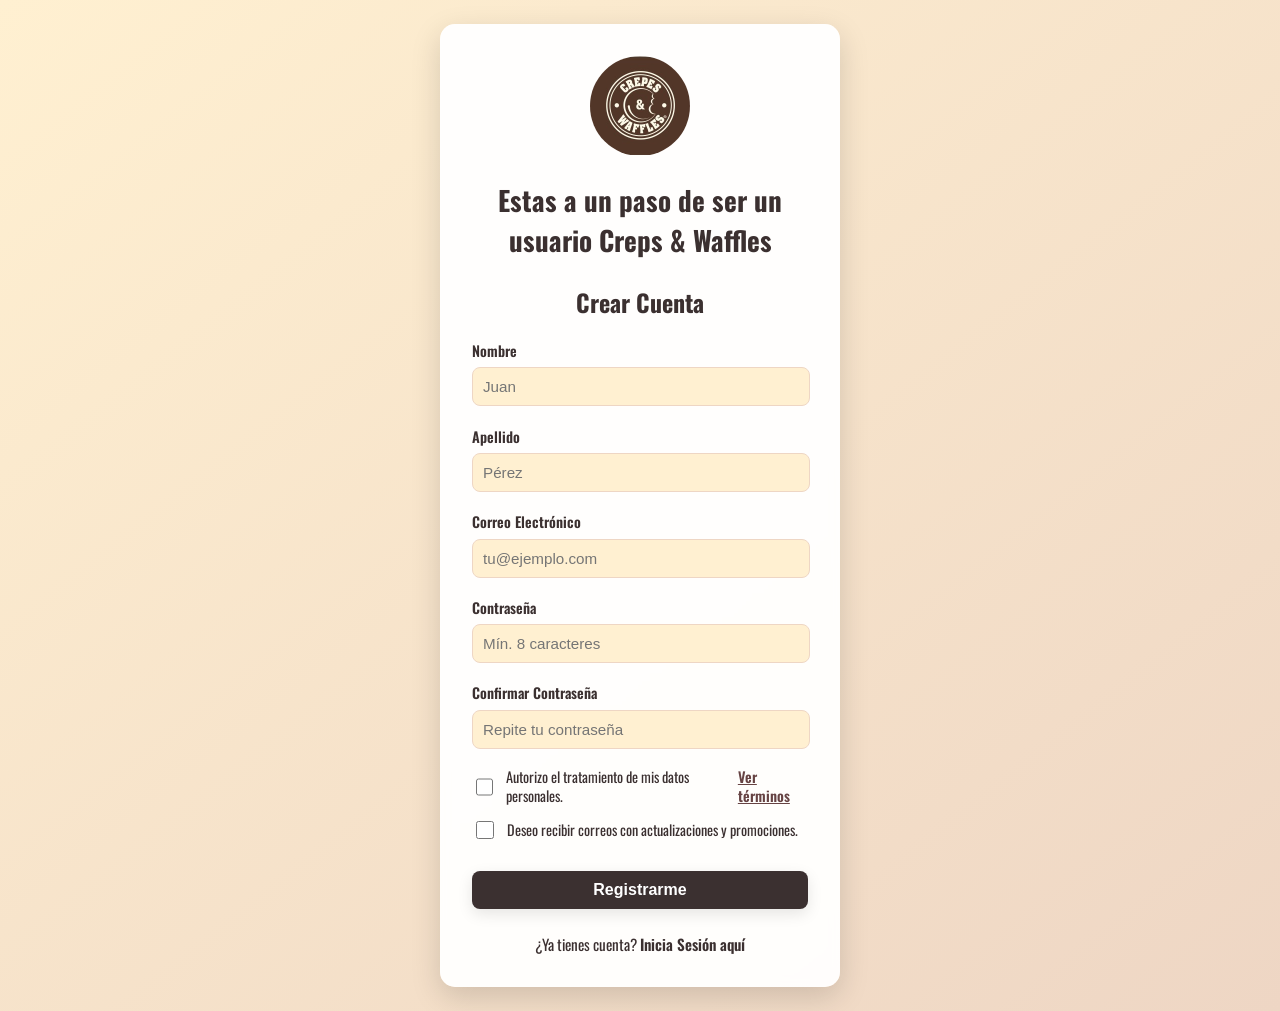
<file: src/main/webapp/PAGES/PAGES_LOGIN/register.html>
<!DOCTYPE html>
<html lang="es">
<head>
    <meta charset="UTF-8">
    <meta name="viewport" content="width=device-width, initial-scale=1.0">
    <title>Crepes & Waffles - Registrarse</title>
    <link rel="stylesheet" href="./../../CSS/style.css">
    <link rel="icon" href="logo.jfif" type="image/png">
    <link href="https://fonts.googleapis.com/css2?family=Oswald:wght@300;400;600;700&display=swap" rel="stylesheet">
</head>
<body>
    <main class="auth-container">
        <div class="auth-card">
            <div class="logo-area">
                <img src="logo.jfif" alt="Crepes & Waffles Logo" class="logo">
                <h1>Estas a un paso de ser un usuario Creps & Waffles</h1>
            </div>

            <form id="register-form" class="auth-form active">
                <h2>Crear Cuenta</h2>
                <div class="input-group">
                    <label for="register-first-name">Nombre</label>
                    <input type="text" id="register-first-name" placeholder="Juan" required>
                </div>
                <div class="input-group">
                    <label for="register-last-name">Apellido</label>
                    <input type="text" id="register-last-name" placeholder="Pérez" required>
                </div>
                <div class="input-group">
                    <label for="register-email">Correo Electrónico</label>
                    <input type="email" id="register-email" placeholder="tu@ejemplo.com" required>
                </div>
                <div class="input-group">
                    <label for="register-password">Contraseña</label>
                    <input type="password" id="register-password" placeholder="Mín. 8 caracteres" required>
                </div>
                <div class="input-group">
                    <label for="register-confirm-password">Confirmar Contraseña</label>
                    <input type="password" id="register-confirm-password" placeholder="Repite tu contraseña" required>
                </div>
                
                <div class="checkbox-group">
                    <input type="checkbox" id="data-authorization" required>
                    <label for="data-authorization">
                        Autorizo el tratamiento de mis datos personales. 
                        <a href="#" id="show-data-terms" class="link-terms">Ver términos</a>
                    </label>
                </div>

                <div class="checkbox-group">
                    <input type="checkbox" id="email-updates">
                    <label for="email-updates">
                        Deseo recibir correos con actualizaciones y promociones.
                    </label>
                </div>

                <button type="submit" class="btn-primary">Registrarme</button>
                <div class="message" id="register-message"></div>
            </form>

            <div class="switch-form-link">
                ¿Ya tienes cuenta? <a href="login.html">Inicia Sesión aquí</a>
            </div>
        </div>
    </main>

    <div id="modal" class="modal-overlay hidden">
        <div class="modal-content">
            <span class="close-button">&times;</span>
            <h3 id="modal-title"></h3>
            <div id="modal-body"></div>
            <button class="btn-primary modal-accept-btn">Aceptar</button>
        </div>
    </div>

    <script src="./../../JS/main.js"></script>
</body>
</html>
</file>
<file: src/main/webapp/CSS/style.css>
:root {
    --color-primary-dark: #3B3030;
    --color-secondary-light: #FFF0D1;
    --color-accent-caramel: #EED6C4;
    --color-chocolate: #664343;
    --color-text-light: #FFFFFF;
    --color-text-dark: #3B3030;
    --color-error: #D32F2F;
    --color-success: #388E3C;
    --color-link: #664343;
}

body {
    font-family: "Oswald", system-ui;
    margin: 0;
    padding: 0;
    display: flex;
    justify-content: center;
    align-items: center;
    min-height: 100vh;
    background: linear-gradient(to bottom right, var(--color-secondary-light), var(--color-accent-caramel));
    color: var(--color-text-dark);
}

.auth-container {
    width: 90%;
    max-width: 400px;
    padding: 1.5rem;
    position: relative;
    z-index: 10;
}

.auth-card {
    background-color: rgba(255, 255, 255, 0.95);
    border-radius: 15px;
    box-shadow: 0 10px 30px rgba(0, 0, 0, 0.15);
    padding: 2rem;
    text-align: center;
    -webkit-backdrop-filter: blur(5px);
    backdrop-filter: blur(5px);
}

.logo-area {
    margin-bottom: 1.5rem;
}

.logo {
    width: 100px;
    height: auto;
    margin-bottom: 0.8rem;
    border-radius: 50%;
}

.auth-card h1 {
    color: var(--color-primary-dark);
    font-size: 1.7rem;
    margin-top: 0.4rem;
    margin-bottom: 1.2rem;
}

.form-toggle {
    display: flex;
    justify-content: center;
    margin-bottom: 1.5rem;
    border-radius: 25px;
    background-color: var(--color-chocolate);
    padding: 4px;
}

.form-toggle button {
    flex: 1;
    padding: 0.7rem 1.2rem;
    border: none;
    background-color: transparent;
    color: var(--color-text-light);
    font-size: 0.95rem;
    font-weight: 600;
    cursor: pointer;
    border-radius: 20px;
    transition: all 0.3s ease;
}

.form-toggle button.active {
    background-color: var(--color-accent-caramel);
    color: var(--color-primary-dark);
    box-shadow: 0 4px 8px rgba(0, 0, 0, 0.2);
}

.auth-form {
    transition: opacity 0.5s ease, transform 0.5s ease;
    opacity: 1;
    transform: translateY(0);
    position: relative;
}

.auth-form.hidden {
    opacity: 0;
    height: 0;
    overflow: hidden;
    position: absolute;
    pointer-events: none;
    transform: translateY(20px);
}

.input-group {
    margin-bottom: 1.2rem;
    text-align: left;
}

.input-group label {
    display: block;
    margin-bottom: 0.4rem;
    font-weight: 600;
    color: var(--color-primary-dark);
    font-size: 0.9rem;
}

.input-group input[type="email"],
.input-group input[type="password"],
.input-group input[type="text"] {
    width: calc(100% - 20px);
    padding: 10px 10px;
    border: 1px solid var(--color-accent-caramel);
    border-radius: 8px;
    font-size: 0.95rem;
    background-color: var(--color-secondary-light);
    color: var(--color-text-dark);
    transition: border-color 0.3s ease, box-shadow 0.3s ease;
}

.input-group input:focus {
    outline: none;
    border-color: var(--color-primary-dark);
    box-shadow: 0 0 0 3px rgba(74, 44, 42, 0.2);
}

.checkbox-group {
    display: flex;
    align-items: center;
    margin-bottom: 0.8rem;
    text-align: left;
}

.checkbox-group input[type="checkbox"] {
    margin-right: 0.8rem;
    width: 18px;
    height: 18px;
    accent-color: var(--color-primary-dark);
}

.checkbox-group label {
    font-size: 0.9rem;
    color: var(--color-text-dark);
    display: flex;
    align-items: center;
    line-height: 1.3;
}

.checkbox-group .link-terms {
    color: var(--color-link);
    text-decoration: underline;
    margin-left: 0.3rem;
    cursor: pointer;
    font-weight: 600;
}

.checkbox-group .link-terms:hover {
    color: var(--color-chocolate);
}

.btn-primary {
    background-color: var(--color-primary-dark);
    color: var(--color-text-light);
    padding: 10px 20px;
    border: none;
    border-radius: 8px;
    font-size: 1rem;
    font-weight: 700;
    cursor: pointer;
    transition: background-color 0.3s ease, transform 0.2s ease;
    width: 100%;
    box-shadow: 0 5px 15px rgba(0, 0, 0, 0.1);
    margin-top: 1rem;
}

.btn-primary:hover {
    background-color: var(--color-chocolate);
    transform: translateY(-2px);
}

.message {
    margin-top: 1rem;
    font-weight: 500;
    color: var(--color-error);
    font-size: 0.9rem;
}
.message.success {
    color: var(--color-success);
}

.modal-overlay {
    position: fixed;
    top: 0;
    left: 0;
    width: 100%;
    height: 100%;
    background-color: rgba(0, 0, 0, 0.6);
    display: flex;
    justify-content: center;
    align-items: center;
    z-index: 1000;
    opacity: 0;
    visibility: hidden;
    transition: opacity 0.3s ease, visibility 0.3s ease;
}

.modal-overlay.visible {
    opacity: 1;
    visibility: visible;
}

.modal-content {
    background-color: var(--color-secondary-light);
    padding: 0.8rem;
    border-radius: 10px;
    box-shadow: 0 5px 15px rgba(0, 0, 0, 0.3);
    width: 90%;
    max-width: 800px;
    position: relative;
    transform: translateY(-20px);
    transition: transform 0.3s ease;
}

.modal-overlay.visible .modal-content {
    transform: translateY(0);
}

.close-button {
    position: absolute;
    top: 6px;
    right: 10px;
    font-size: 1.4rem;
    cursor: pointer;
    color: var(--color-primary-dark);
}

.close-button:hover {
    color: var(--color-error);
}

.modal-content h3 {
    color: var(--color-primary-dark);
    font-size: 1.1rem;
    margin-bottom: 0.5rem;
    text-align: center;
}

.modal-body {
    max-height: none;
    overflow-y: hidden;
    margin-bottom: 0.5rem;
    padding-right: 0;
    line-height: 1.05;
    color: var(--color-text-dark);
    text-align: justify;
    font-size: 0.65rem;
}

.modal-body p {
    margin-bottom: 0.3rem;
}

.modal-accept-btn {
    width: auto;
    padding: 6px 18px;
    display: block;
    margin: 0.6rem auto 0;
    font-size: 0.85rem;
}

.switch-form-link {
    margin-top: 1.5rem;
    font-size: 0.95rem;
    color: var(--color-text-dark);
}

.switch-form-link a {
    color: var(--color-primary-dark);
    text-decoration: none;
    font-weight: 600;
    transition: color 0.3s ease;
}

.switch-form-link a:hover {
    color: var(--color-chocolate);
    text-decoration: underline;
}
</file>
